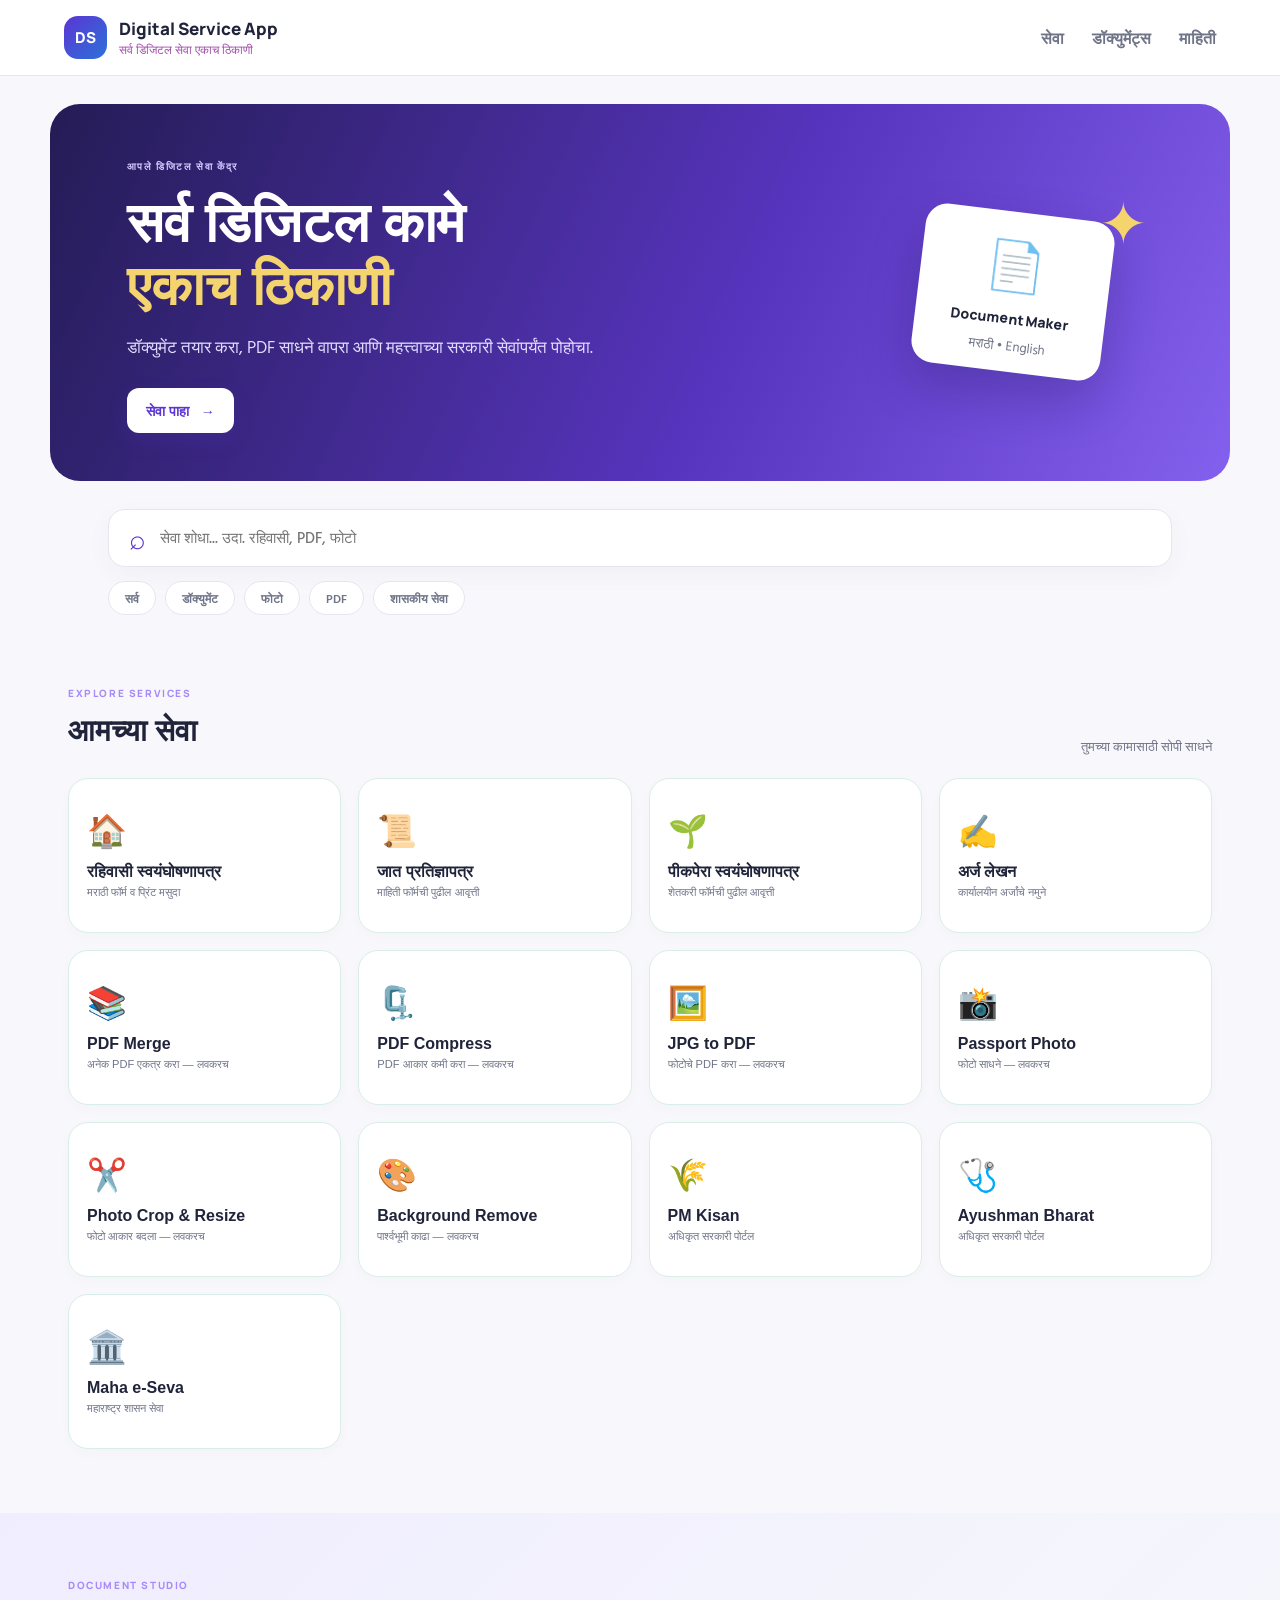
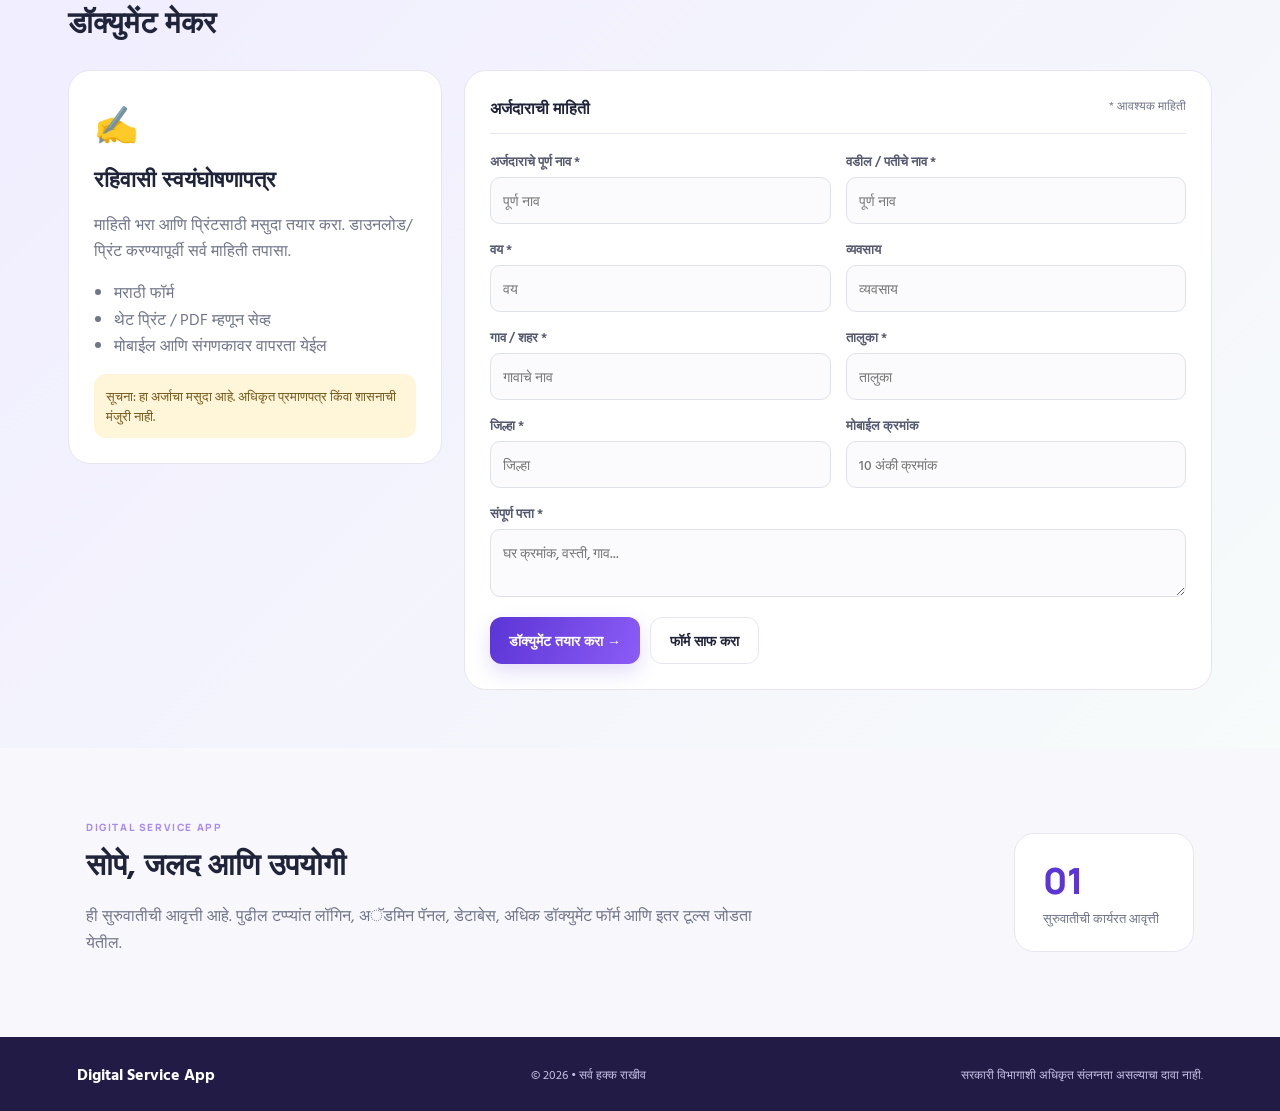
<file: index.html>
<!doctype html>
<html lang="mr">
<head>
  <meta charset="utf-8">
  <meta name="viewport" content="width=device-width,initial-scale=1">
  <meta name="theme-color" content="#5b35d5">
  <meta name="description" content="Digital Service App - डिजिटल सेवा, डॉक्युमेंट मेकर आणि PDF टूल्स">
  <title>Digital Service App</title>
  <link rel="manifest" href="manifest.json">
  <link rel="stylesheet" href="style.css">
</head>
<body>
<header class="topbar">
  <a class="brand" href="#" aria-label="Digital Service App Home">
    <span class="brand-mark">DS</span><span><b>Digital Service App</b><small>सर्व डिजिटल सेवा एकाच ठिकाणी</small></span>
  </a>
  <button class="menu-btn" id="menuBtn" aria-label="मेनू">☰</button>
  <nav id="topNav"><a href="#services">सेवा</a><a href="#documents">डॉक्युमेंट्स</a><a href="#about">माहिती</a></nav>
</header>
<main>
  <section class="hero">
    <div class="hero-copy">
      <span class="eyebrow">आपले डिजिटल सेवा केंद्र</span>
      <h1>सर्व डिजिटल कामे<br><em>एकाच ठिकाणी</em></h1>
      <p>डॉक्युमेंट तयार करा, PDF साधने वापरा आणि महत्त्वाच्या सरकारी सेवांपर्यंत पोहोचा.</p>
      <a class="primary-btn" href="#services">सेवा पाहा <span>→</span></a>
    </div>
    <div class="hero-art" aria-hidden="true"><div class="art-card"><span>📄</span><b>Document Maker</b><small>मराठी • English</small></div><div class="art-orbit">✦</div></div>
  </section>

  <section class="search-wrap">
    <label class="searchbox"><span>⌕</span><input id="serviceSearch" type="search" placeholder="सेवा शोधा... उदा. रहिवासी, PDF, फोटो"></label>
    <div class="quick-tags"><button data-filter="all">सर्व</button><button data-filter="document">डॉक्युमेंट</button><button data-filter="photo">फोटो</button><button data-filter="pdf">PDF</button><button data-filter="government">शासकीय सेवा</button></div>
  </section>

  <section id="services" class="section">
    <div class="section-heading"><div><span class="eyebrow">EXPLORE SERVICES</span><h2>आमच्या सेवा</h2></div><span class="section-note">तुमच्या कामासाठी सोपी साधने</span></div>
    <div id="serviceGrid" class="service-grid"></div>
    <p id="emptyState" class="empty hidden">या नावाची सेवा सापडली नाही.</p>
  </section>

  <section id="documents" class="document-area">
    <div class="section-heading"><div><span class="eyebrow">DOCUMENT STUDIO</span><h2>डॉक्युमेंट मेकर</h2></div></div>
    <div class="doc-layout">
      <div class="doc-intro"><div class="doc-icon">✍️</div><h3>रहिवासी स्वयंघोषणापत्र</h3><p>माहिती भरा आणि प्रिंटसाठी मसुदा तयार करा. डाउनलोड/प्रिंट करण्यापूर्वी सर्व माहिती तपासा.</p><ul><li>मराठी फॉर्म</li><li>थेट प्रिंट / PDF म्हणून सेव्ह</li><li>मोबाईल आणि संगणकावर वापरता येईल</li></ul><div class="notice">सूचना: हा अर्जाचा मसुदा आहे. अधिकृत प्रमाणपत्र किंवा शासनाची मंजुरी नाही.</div></div>
      <form id="residenceForm" class="doc-form">
        <div class="form-title"><b>अर्जदाराची माहिती</b><span>* आवश्यक माहिती</span></div>
        <div class="form-grid">
          <label>अर्जदाराचे पूर्ण नाव *<input name="name" required placeholder="पूर्ण नाव"></label>
          <label>वडील / पतीचे नाव *<input name="guardian" required placeholder="पूर्ण नाव"></label>
          <label>वय *<input name="age" type="number" min="1" max="120" required placeholder="वय"></label>
          <label>व्यवसाय<input name="occupation" placeholder="व्यवसाय"></label>
          <label>गाव / शहर *<input name="village" required placeholder="गावाचे नाव"></label>
          <label>तालुका *<input name="taluka" required placeholder="तालुका"></label>
          <label>जिल्हा *<input name="district" required placeholder="जिल्हा"></label>
          <label>मोबाईल क्रमांक<input name="mobile" inputmode="numeric" pattern="[0-9]{10}" maxlength="10" placeholder="10 अंकी क्रमांक"></label>
          <label class="full">संपूर्ण पत्ता *<textarea name="address" rows="2" required placeholder="घर क्रमांक, वस्ती, गाव..."></textarea></label>
        </div>
        <div class="form-actions"><button class="primary-btn" type="submit">डॉक्युमेंट तयार करा →</button><button class="outline-btn" type="reset">फॉर्म साफ करा</button></div>
      </form>
    </div>
    <article id="previewPanel" class="preview hidden">
      <div class="preview-head"><div><span class="eyebrow">LIVE PREVIEW</span><h3>रहिवासी स्वयंघोषणापत्र</h3></div><button id="printBtn" class="primary-btn">प्रिंट / PDF</button></div>
      <div id="documentPreview" class="paper"></div>
      <p class="muted">PDF साठी प्रिंट निवडा आणि Print dialog मध्ये “Save as PDF” निवडा.</p>
    </article>
  </section>

  <section id="about" class="about">
    <div><span class="eyebrow">DIGITAL SERVICE APP</span><h2>सोपे, जलद आणि उपयोगी</h2><p>ही सुरुवातीची आवृत्ती आहे. पुढील टप्प्यांत लॉगिन, अॅडमिन पॅनल, डेटाबेस, अधिक डॉक्युमेंट फॉर्म आणि इतर टूल्स जोडता येतील.</p></div>
    <div class="about-stat"><b>01</b><span>सुरुवातीची कार्यरत आवृत्ती</span></div>
  </section>
</main>
<footer><b>Digital Service App</b><span>© <span id="year"></span> • सर्व हक्क राखीव</span><small>सरकारी विभागाशी अधिकृत संलग्नता असल्याचा दावा नाही.</small></footer>
<script src="app.js"></script>
</body>
</html>
</file>
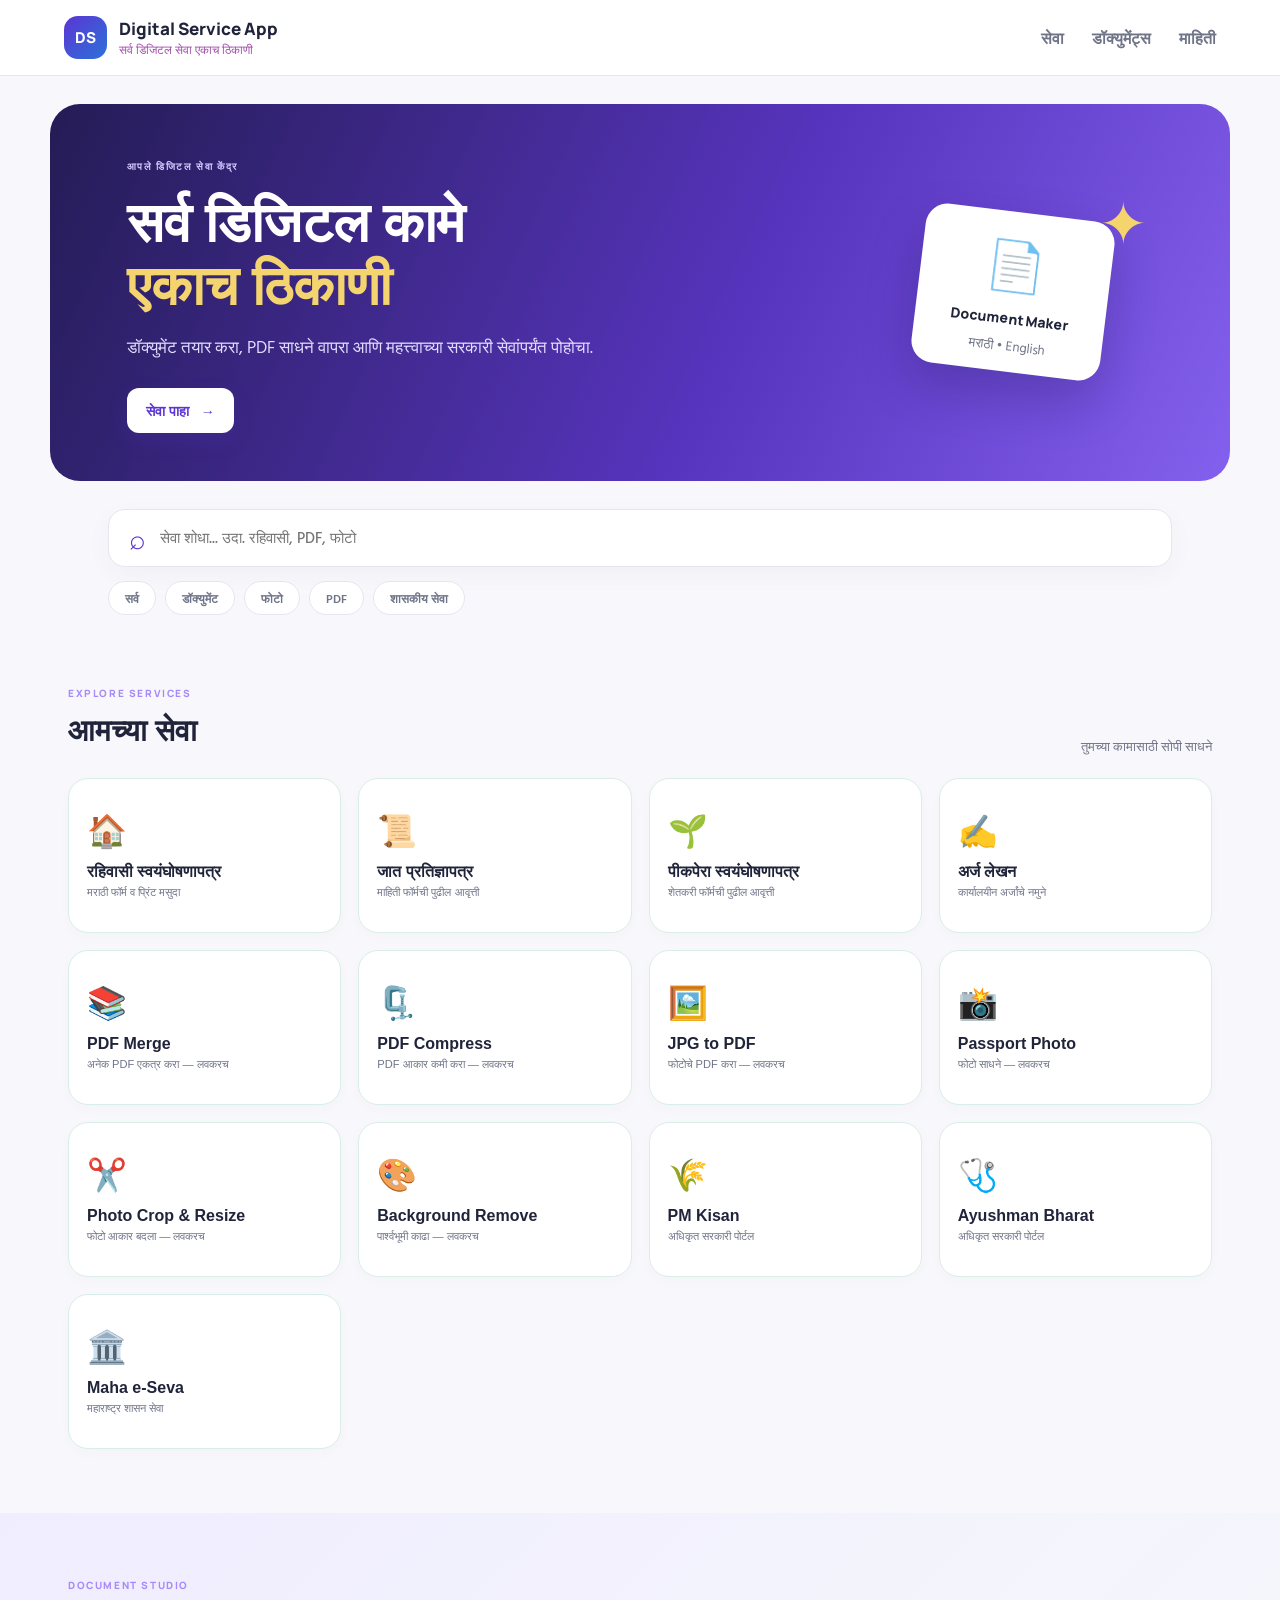
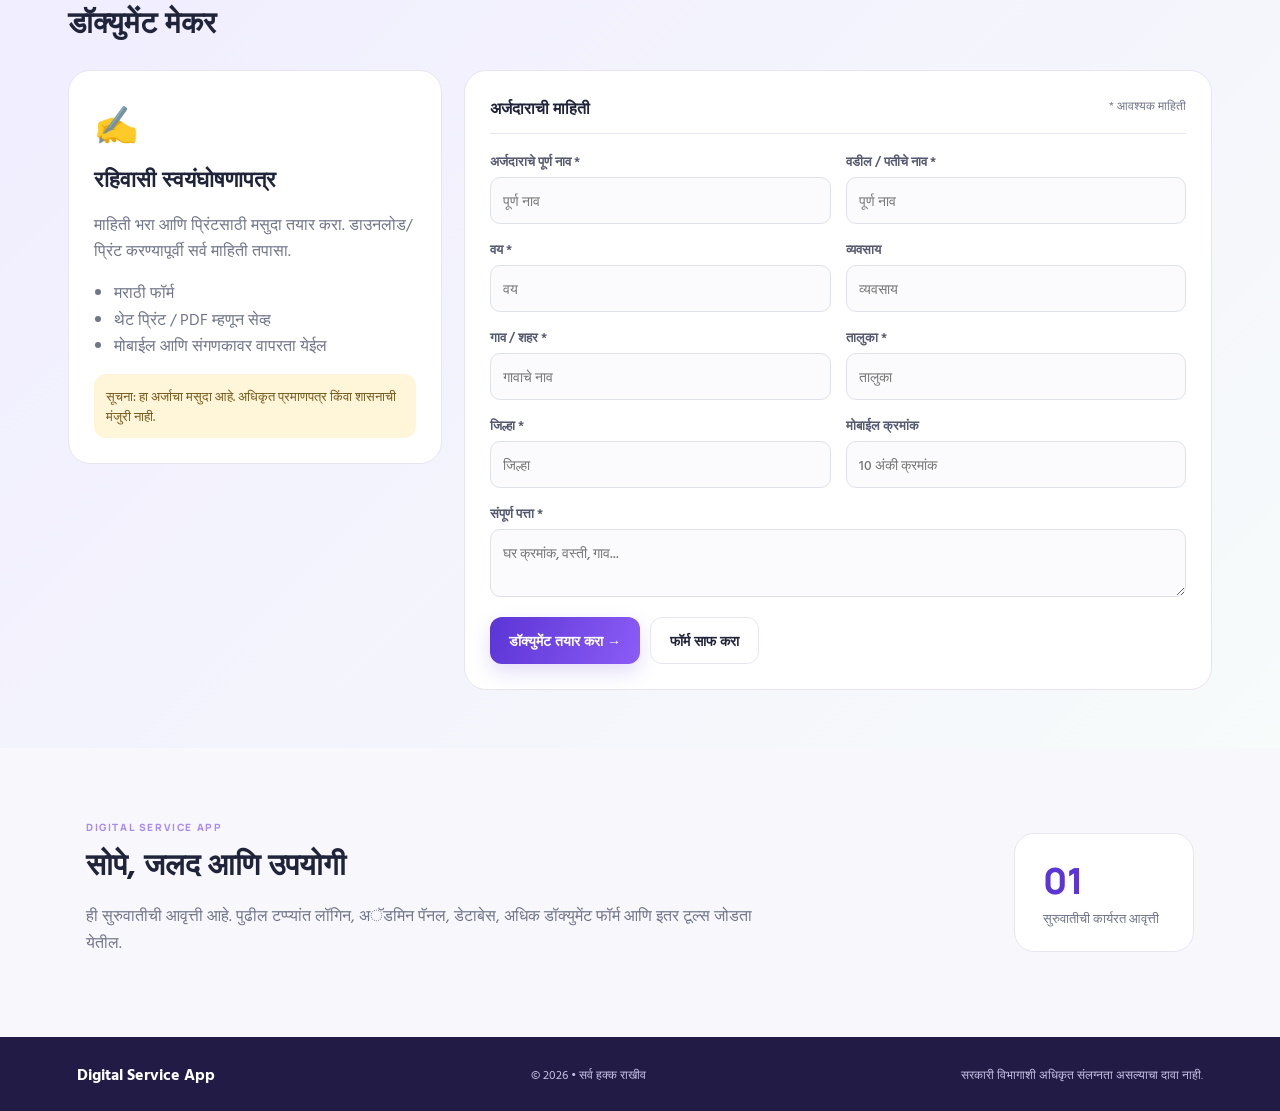
<file: index[1].html>
<!doctype html>
<html lang="mr">
<head>
  <meta charset="utf-8">
  <meta name="viewport" content="width=device-width,initial-scale=1">
  <meta name="theme-color" content="#5b35d5">
  <meta name="description" content="Digital Service App - डिजिटल सेवा, डॉक्युमेंट मेकर आणि PDF टूल्स">
  <title>Digital Service App</title>
  <link rel="manifest" href="manifest.json">
  <link rel="stylesheet" href="style.css">
</head>
<body>
<header class="topbar">
  <a class="brand" href="#" aria-label="Digital Service App Home">
    <span class="brand-mark">DS</span><span><b>Digital Service App</b><small>सर्व डिजिटल सेवा एकाच ठिकाणी</small></span>
  </a>
  <button class="menu-btn" id="menuBtn" aria-label="मेनू">☰</button>
  <nav id="topNav"><a href="#services">सेवा</a><a href="#documents">डॉक्युमेंट्स</a><a href="#about">माहिती</a></nav>
</header>
<main>
  <section class="hero">
    <div class="hero-copy">
      <span class="eyebrow">आपले डिजिटल सेवा केंद्र</span>
      <h1>सर्व डिजिटल कामे<br><em>एकाच ठिकाणी</em></h1>
      <p>डॉक्युमेंट तयार करा, PDF साधने वापरा आणि महत्त्वाच्या सरकारी सेवांपर्यंत पोहोचा.</p>
      <a class="primary-btn" href="#services">सेवा पाहा <span>→</span></a>
    </div>
    <div class="hero-art" aria-hidden="true"><div class="art-card"><span>📄</span><b>Document Maker</b><small>मराठी • English</small></div><div class="art-orbit">✦</div></div>
  </section>

  <section class="search-wrap">
    <label class="searchbox"><span>⌕</span><input id="serviceSearch" type="search" placeholder="सेवा शोधा... उदा. रहिवासी, PDF, फोटो"></label>
    <div class="quick-tags"><button data-filter="all">सर्व</button><button data-filter="document">डॉक्युमेंट</button><button data-filter="photo">फोटो</button><button data-filter="pdf">PDF</button><button data-filter="government">शासकीय सेवा</button></div>
  </section>

  <section id="services" class="section">
    <div class="section-heading"><div><span class="eyebrow">EXPLORE SERVICES</span><h2>आमच्या सेवा</h2></div><span class="section-note">तुमच्या कामासाठी सोपी साधने</span></div>
    <div id="serviceGrid" class="service-grid"></div>
    <p id="emptyState" class="empty hidden">या नावाची सेवा सापडली नाही.</p>
  </section>

  <section id="documents" class="document-area">
    <div class="section-heading"><div><span class="eyebrow">DOCUMENT STUDIO</span><h2>डॉक्युमेंट मेकर</h2></div></div>
    <div class="doc-layout">
      <div class="doc-intro"><div class="doc-icon">✍️</div><h3>रहिवासी स्वयंघोषणापत्र</h3><p>माहिती भरा आणि प्रिंटसाठी मसुदा तयार करा. डाउनलोड/प्रिंट करण्यापूर्वी सर्व माहिती तपासा.</p><ul><li>मराठी फॉर्म</li><li>थेट प्रिंट / PDF म्हणून सेव्ह</li><li>मोबाईल आणि संगणकावर वापरता येईल</li></ul><div class="notice">सूचना: हा अर्जाचा मसुदा आहे. अधिकृत प्रमाणपत्र किंवा शासनाची मंजुरी नाही.</div></div>
      <form id="residenceForm" class="doc-form">
        <div class="form-title"><b>अर्जदाराची माहिती</b><span>* आवश्यक माहिती</span></div>
        <div class="form-grid">
          <label>अर्जदाराचे पूर्ण नाव *<input name="name" required placeholder="पूर्ण नाव"></label>
          <label>वडील / पतीचे नाव *<input name="guardian" required placeholder="पूर्ण नाव"></label>
          <label>वय *<input name="age" type="number" min="1" max="120" required placeholder="वय"></label>
          <label>व्यवसाय<input name="occupation" placeholder="व्यवसाय"></label>
          <label>गाव / शहर *<input name="village" required placeholder="गावाचे नाव"></label>
          <label>तालुका *<input name="taluka" required placeholder="तालुका"></label>
          <label>जिल्हा *<input name="district" required placeholder="जिल्हा"></label>
          <label>मोबाईल क्रमांक<input name="mobile" inputmode="numeric" pattern="[0-9]{10}" maxlength="10" placeholder="10 अंकी क्रमांक"></label>
          <label class="full">संपूर्ण पत्ता *<textarea name="address" rows="2" required placeholder="घर क्रमांक, वस्ती, गाव..."></textarea></label>
        </div>
        <div class="form-actions"><button class="primary-btn" type="submit">डॉक्युमेंट तयार करा →</button><button class="outline-btn" type="reset">फॉर्म साफ करा</button></div>
      </form>
    </div>
    <article id="previewPanel" class="preview hidden">
      <div class="preview-head"><div><span class="eyebrow">LIVE PREVIEW</span><h3>रहिवासी स्वयंघोषणापत्र</h3></div><button id="printBtn" class="primary-btn">प्रिंट / PDF</button></div>
      <div id="documentPreview" class="paper"></div>
      <p class="muted">PDF साठी प्रिंट निवडा आणि Print dialog मध्ये “Save as PDF” निवडा.</p>
    </article>
  </section>

  <section id="about" class="about">
    <div><span class="eyebrow">DIGITAL SERVICE APP</span><h2>सोपे, जलद आणि उपयोगी</h2><p>ही सुरुवातीची आवृत्ती आहे. पुढील टप्प्यांत लॉगिन, अॅडमिन पॅनल, डेटाबेस, अधिक डॉक्युमेंट फॉर्म आणि इतर टूल्स जोडता येतील.</p></div>
    <div class="about-stat"><b>01</b><span>सुरुवातीची कार्यरत आवृत्ती</span></div>
  </section>
</main>
<footer><b>Digital Service App</b><span>© <span id="year"></span> • सर्व हक्क राखीव</span><small>सरकारी विभागाशी अधिकृत संलग्नता असल्याचा दावा नाही.</small></footer>
<script src="app.js"></script>
</body>
</html>
</file>
<file: style.css>
@import url('https://fonts.googleapis.com/css2?family=Hind+Vadodara:wght@400;500;600;700&family=Manrope:wght@400;500;600;700;800&display=swap');
:root{--ink:#20243a;--muted:#6f7488;--purple:#5b35d5;--purple2:#8c5cf6;--line:#e7e5f1;--bg:#f8f8fc;--mint:#eaf8f3}
*{box-sizing:border-box}html{scroll-behavior:smooth}body{margin:0;background:var(--bg);color:var(--ink);font-family:"Hind Vadodara",sans-serif}.topbar{height:76px;background:#fff;border-bottom:1px solid var(--line);display:flex;align-items:center;justify-content:space-between;padding:0 max(5vw,20px);position:sticky;top:0;z-index:10}.brand{display:flex;align-items:center;gap:12px;color:inherit;text-decoration:none}.brand-mark{width:43px;height:43px;border-radius:14px;background:linear-gradient(135deg,var(--purple),#2c72d8);color:#fff;display:grid;place-items:center;font:800 15px Manrope}.brand b{display:block;font:800 17px Manrope}.brand small{display:block;color:#a04caa;font-size:12px}.topbar nav{display:flex;gap:28px}.topbar nav a{color:var(--muted);text-decoration:none;font-weight:600}.menu-btn{display:none;border:0;background:#f2efff;border-radius:10px;padding:9px 12px;font-size:20px}.hero{margin:28px auto 0;max-width:1180px;min-height:330px;border-radius:30px;padding:48px 6%;background:linear-gradient(115deg,#241c55,#5734bd 58%,#8460ee);color:#fff;display:flex;align-items:center;justify-content:space-between;overflow:hidden}.eyebrow{font:800 10px Manrope;letter-spacing:1.6px;color:#a78af9}.hero .eyebrow{color:#d4c7ff}.hero h1{font-size:clamp(34px,5vw,55px);line-height:1.15;margin:14px 0}.hero h1 em{font-style:normal;color:#f4d46e}.hero p{color:#e2dcff;max-width:510px;font-size:17px}.primary-btn,.outline-btn{border:0;border-radius:12px;padding:12px 19px;font:700 14px "Hind Vadodara";cursor:pointer;text-decoration:none;display:inline-flex;align-items:center;gap:12px}.primary-btn{background:linear-gradient(110deg,var(--purple),var(--purple2));color:white;box-shadow:0 8px 20px #5b35d52b}.hero .primary-btn{background:#fff;color:var(--purple);margin-top:12px}.hero-art{width:280px;height:230px;position:relative;display:grid;place-items:center}.art-card{width:190px;height:160px;background:#fff;color:var(--ink);border-radius:22px;box-shadow:0 22px 50px #140b423d;transform:rotate(7deg);display:flex;flex-direction:column;justify-content:center;align-items:center;gap:8px}.art-card span{font-size:48px}.art-card b{font:800 14px Manrope}.art-card small{color:var(--muted)}.art-orbit{position:absolute;right:5px;top:2px;font-size:58px;color:#f5d46d}.search-wrap{max-width:1100px;margin:28px auto 0;padding:0 18px}.searchbox{height:58px;background:#fff;border:1px solid var(--line);border-radius:17px;display:flex;align-items:center;gap:12px;padding:0 20px;box-shadow:0 8px 25px #25204b0a}.searchbox span{font-size:28px;color:var(--purple)}.searchbox input{border:0;outline:0;flex:1;font:500 15px "Hind Vadodara";min-width:0}.quick-tags{display:flex;gap:9px;flex-wrap:wrap;margin-top:14px}.quick-tags button{border:1px solid var(--line);background:#fff;color:var(--muted);border-radius:30px;padding:7px 16px;font:600 12px "Hind Vadodara";cursor:pointer}.quick-tags button.active{background:#eee9ff;color:var(--purple);border-color:#d8ccff}.section{max-width:1180px;margin:64px auto;padding:0 18px}.section-heading{display:flex;align-items:end;justify-content:space-between;margin-bottom:22px}.section-heading h2,.about h2{font-size:30px;margin:4px 0}.section-note,.muted{color:var(--muted);font-size:13px}.service-grid{display:grid;grid-template-columns:repeat(4,1fr);gap:17px}.service-card{background:#fff;border:1px solid #d9eee6;border-radius:20px;padding:23px 18px;min-height:155px;text-align:left;cursor:pointer;box-shadow:0 4px 12px #28234b06;transition:.2s;color:var(--ink)}.service-card:hover{transform:translateY(-4px);border-color:#9ad9c4;box-shadow:0 12px 25px #28234b10}.service-icon{font-size:32px;display:block;margin-bottom:13px}.service-card b{font-size:16px;display:block}.service-card small{color:var(--muted);display:block;margin-top:5px}.document-area{background:linear-gradient(135deg,#f0edff,#f7fbfa);padding:58px max(5vw,18px)}.document-area>.section-heading,.doc-layout,.preview{max-width:1144px;margin-left:auto;margin-right:auto}.doc-layout{display:grid;grid-template-columns:.75fr 1.5fr;gap:22px;align-items:start}.doc-intro,.doc-form,.preview{background:#fff;border:1px solid var(--line);border-radius:22px;padding:25px}.doc-icon{font-size:36px}.doc-intro h3{font-size:22px;margin:12px 0 6px}.doc-intro p,.doc-intro li{color:var(--muted);line-height:1.65}.doc-intro ul{padding-left:20px}.notice{background:#fff5d8;color:#75591a;padding:12px;border-radius:12px;font-size:13px}.form-title{display:flex;justify-content:space-between;border-bottom:1px solid var(--line);padding-bottom:13px;margin-bottom:17px}.form-title span{font-size:12px;color:var(--muted)}.form-grid{display:grid;grid-template-columns:1fr 1fr;gap:15px}.form-grid label{font-weight:600;font-size:13px;color:#555a70}.form-grid input,.form-grid textarea{display:block;width:100%;margin-top:6px;border:1px solid #dfe1ea;border-radius:10px;padding:12px;font:500 14px "Hind Vadodara";outline-color:var(--purple);background:#fbfbfd}.form-grid .full{grid-column:1/-1}.form-actions{display:flex;gap:10px;margin-top:20px;flex-wrap:wrap}.outline-btn{background:#fff;border:1px solid var(--line);color:var(--ink)}.preview{margin-top:24px}.preview-head{display:flex;align-items:center;justify-content:space-between;margin-bottom:16px}.preview-head h3{margin:4px 0}.paper{max-width:760px;min-height:420px;margin:auto;border:1px solid #ddd;background:#fff;padding:50px 55px;color:#222;font-size:15px;line-height:1.9}.paper h2{text-align:center;text-decoration:underline;font-size:20px}.paper p{text-indent:30px}.paper .sign{display:flex;justify-content:space-between;margin-top:65px}.about{max-width:1144px;margin:65px auto;padding:0 18px;display:flex;align-items:center;justify-content:space-between;gap:25px}.about p{color:var(--muted);max-width:680px;line-height:1.7}.about-stat{background:#fff;border:1px solid var(--line);padding:22px 28px;border-radius:20px;min-width:180px}.about-stat b{display:block;font:800 36px Manrope;color:var(--purple)}.about-stat span{color:var(--muted);font-size:13px}footer{background:#211b45;color:#fff;padding:25px 6%;display:flex;gap:18px;align-items:center;justify-content:space-between;flex-wrap:wrap}footer span,footer small{color:#c9c2e8;font-size:12px}.hidden{display:none!important}.empty{text-align:center;color:var(--muted);padding:30px}
@media(max-width:800px){.topbar{height:66px}.topbar nav{display:none;position:absolute;top:66px;right:15px;background:#fff;border:1px solid var(--line);border-radius:14px;padding:18px;box-shadow:0 10px 25px #0001;flex-direction:column;gap:14px}.topbar nav.open{display:flex}.menu-btn{display:block}.hero{margin:14px 12px 0;padding:32px 25px;min-height:280px}.hero-art{width:145px;transform:scale(.75);margin-right:-20px}.hero p{font-size:14px}.section{margin:45px auto}.service-grid{grid-template-columns:repeat(2,1fr);gap:11px}.service-card{padding:17px 14px;min-height:140px}.doc-layout{grid-template-columns:1fr}.document-area{padding:42px 14px}.form-grid{grid-template-columns:1fr}.form-grid .full{grid-column:auto}.about{margin:45px auto;display:block}.about-stat{margin-top:20px}.paper{padding:25px 18px;font-size:13px}.preview-head{align-items:flex-start;gap:10px;flex-direction:column}}
@media(max-width:380px){.hero-art{display:none}.service-card b{font-size:14px}}
@media print{body{background:#fff}.topbar,main>section:not(.document-area),.document-area>.section-heading,.doc-layout,.preview-head,.muted,footer{display:none!important}.document-area{padding:0;background:#fff}.preview{display:block!important;border:0;padding:0;margin:0}.paper{border:0;max-width:none;min-height:0;padding:20mm;font-size:14pt}}
</file>
